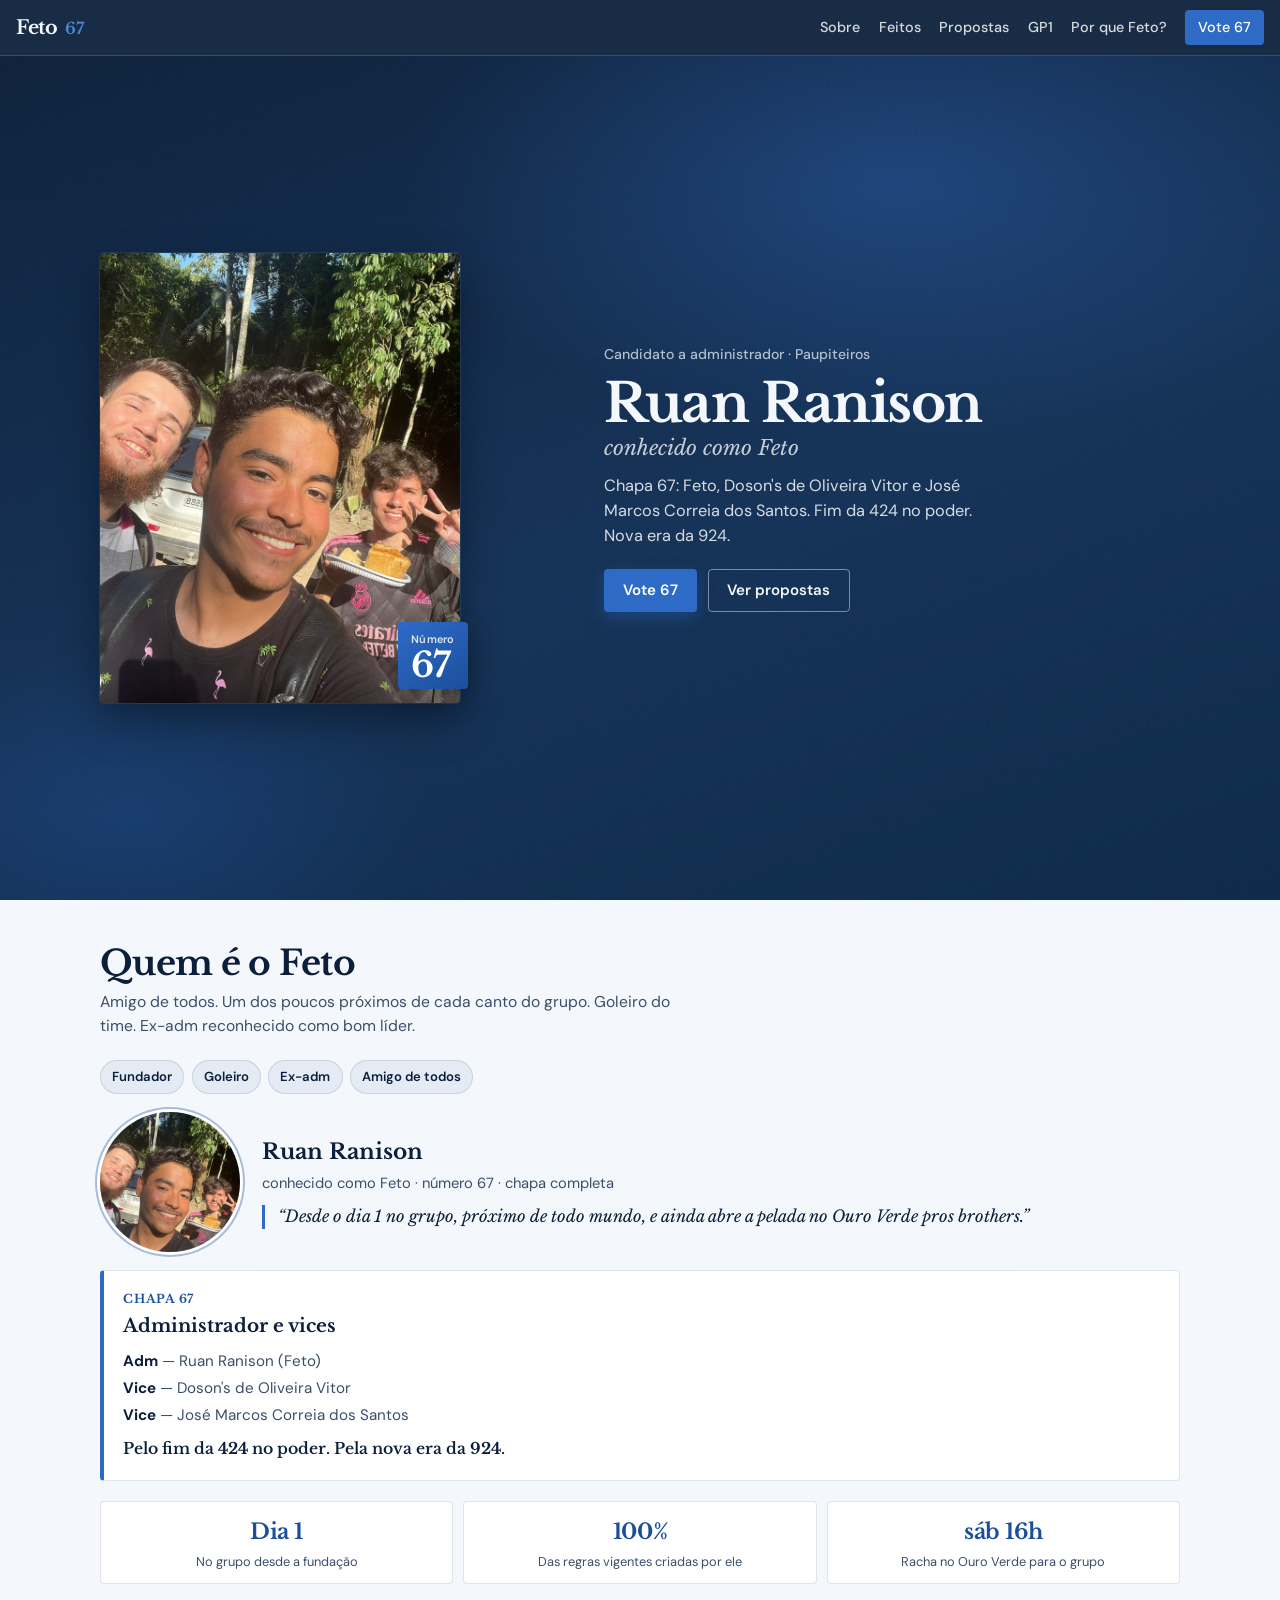
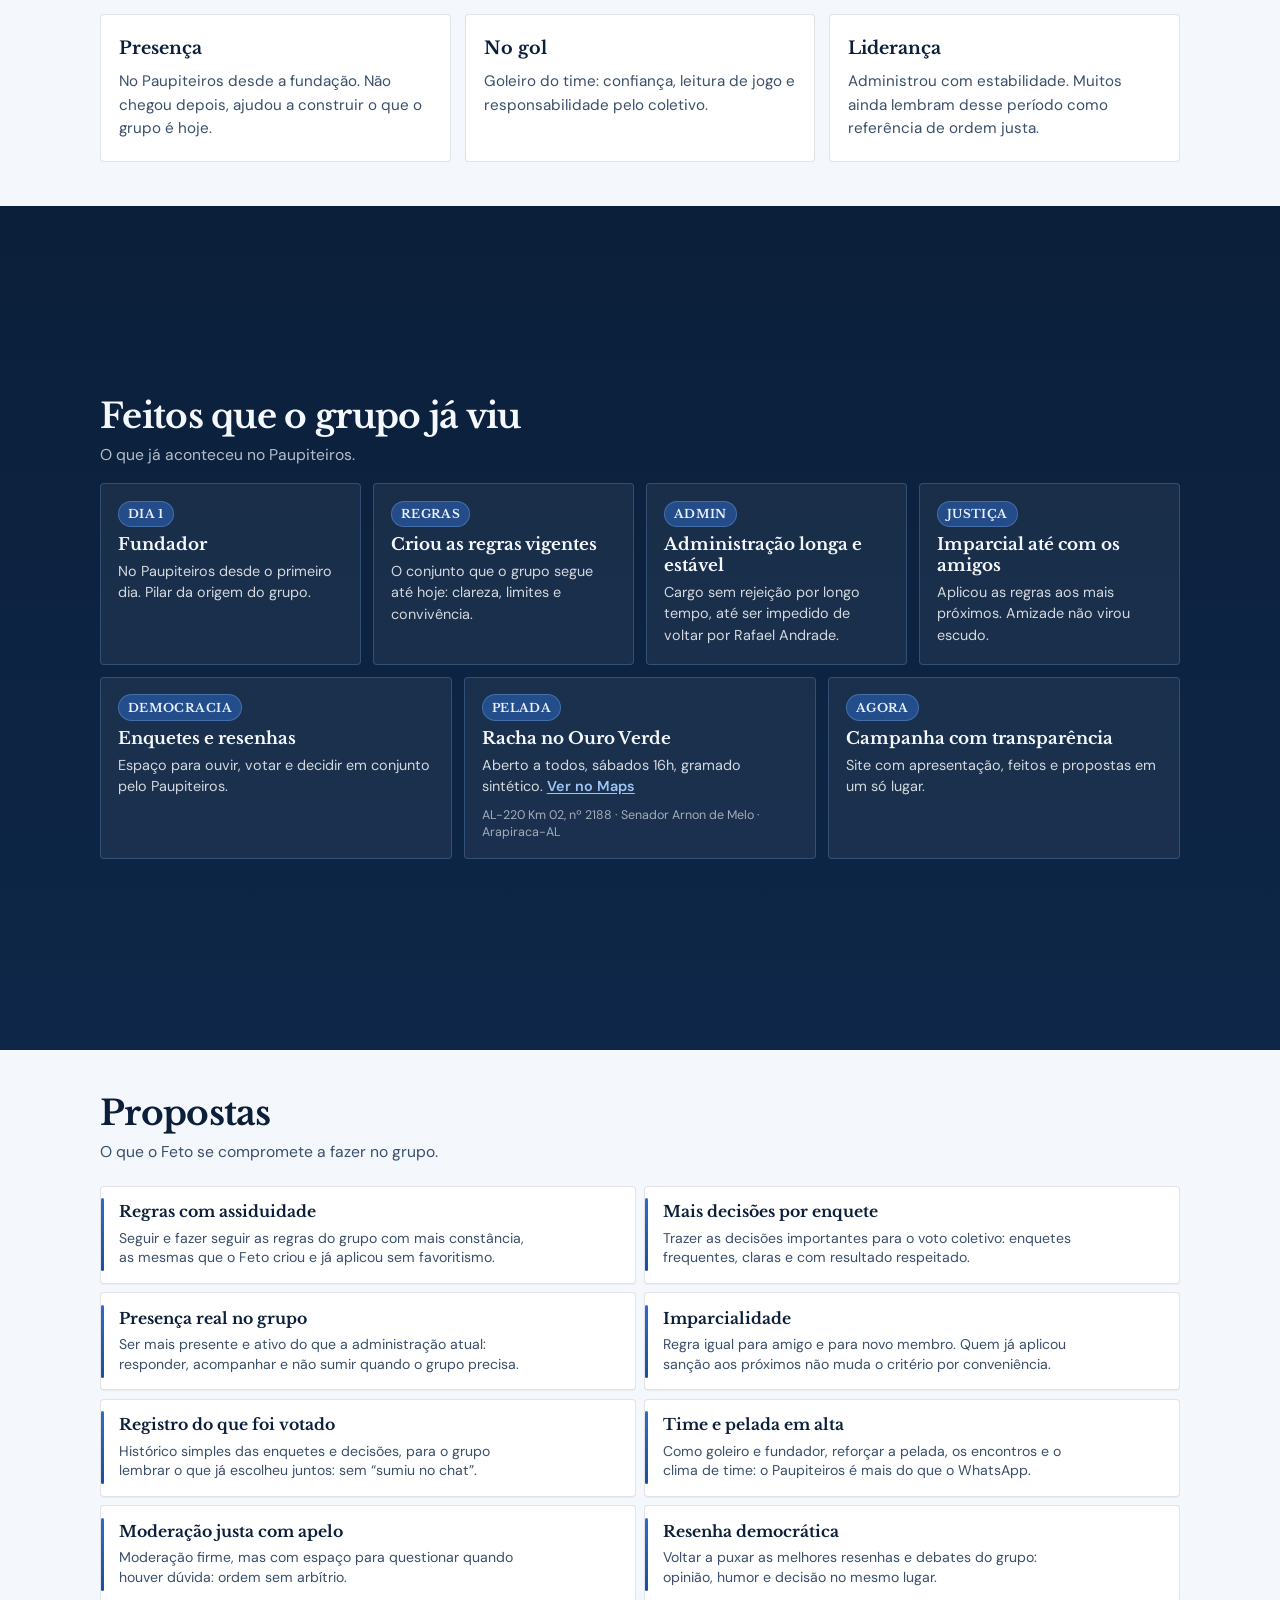
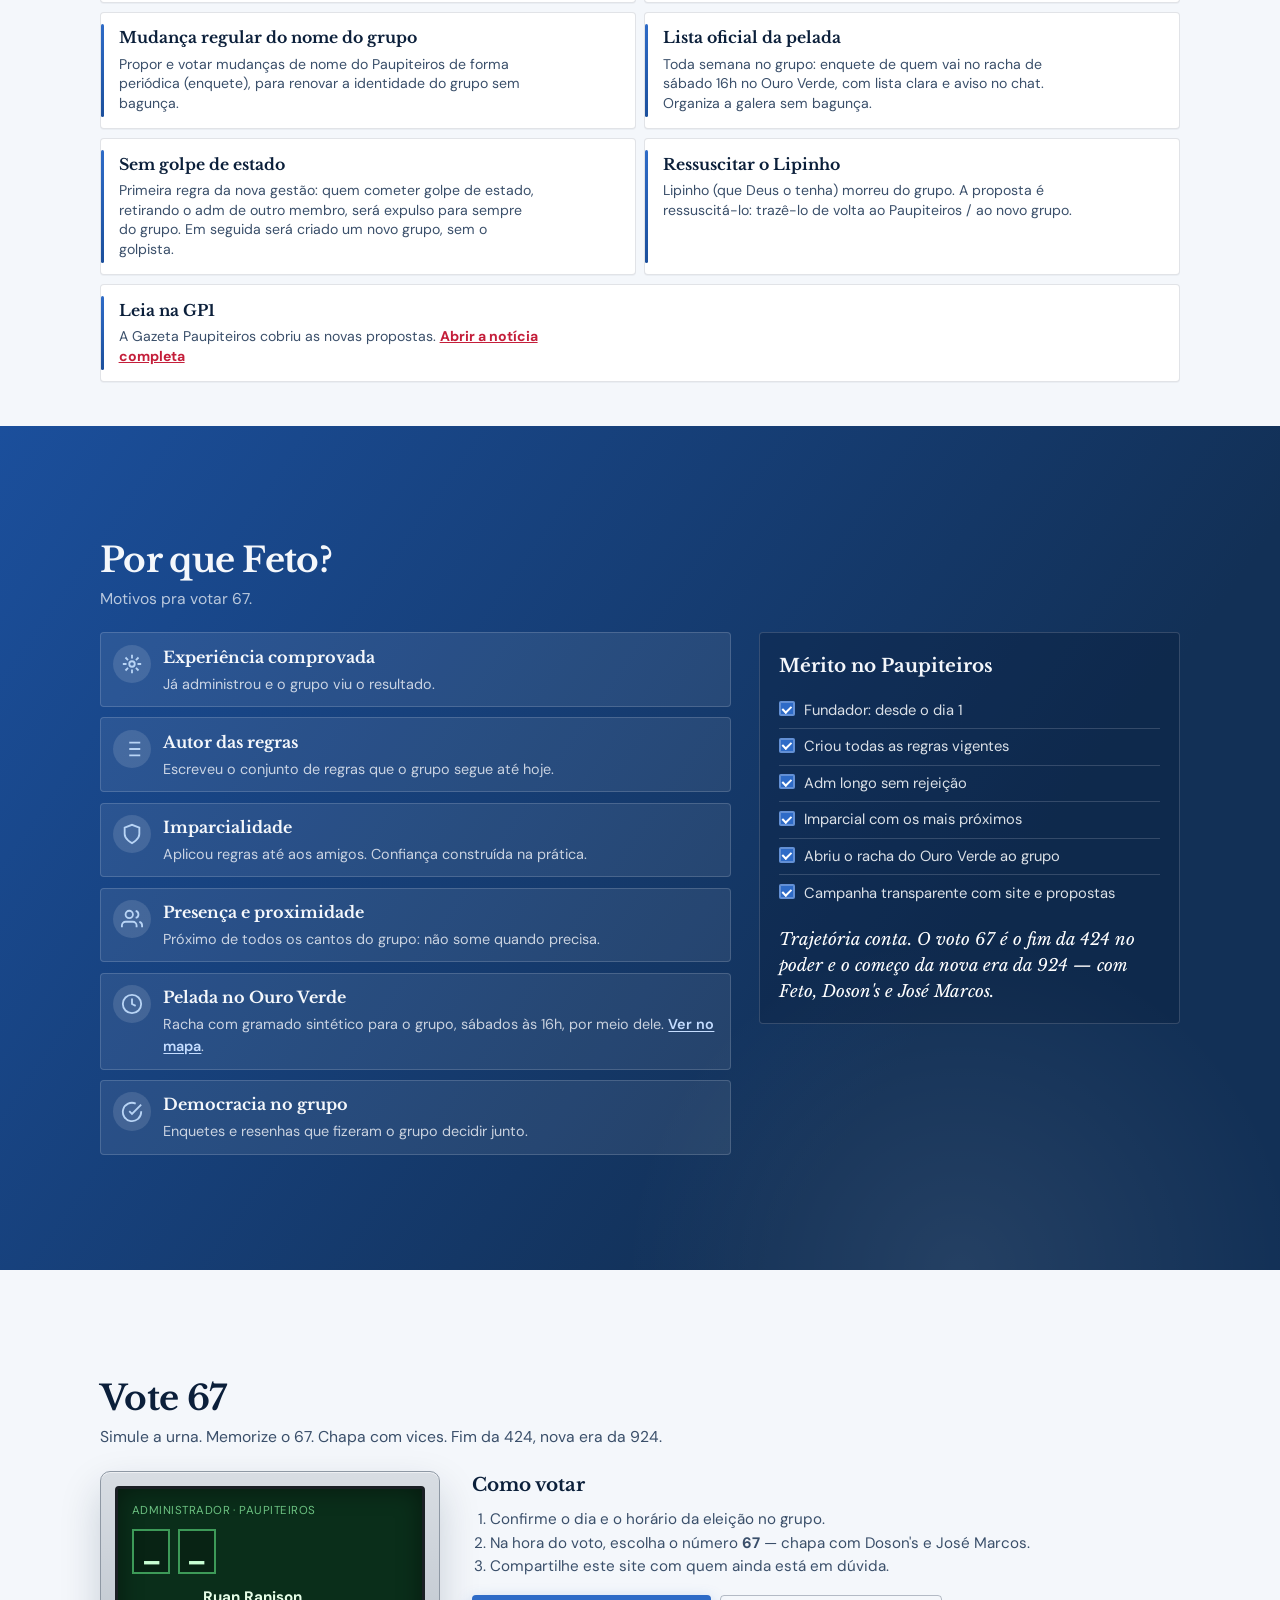
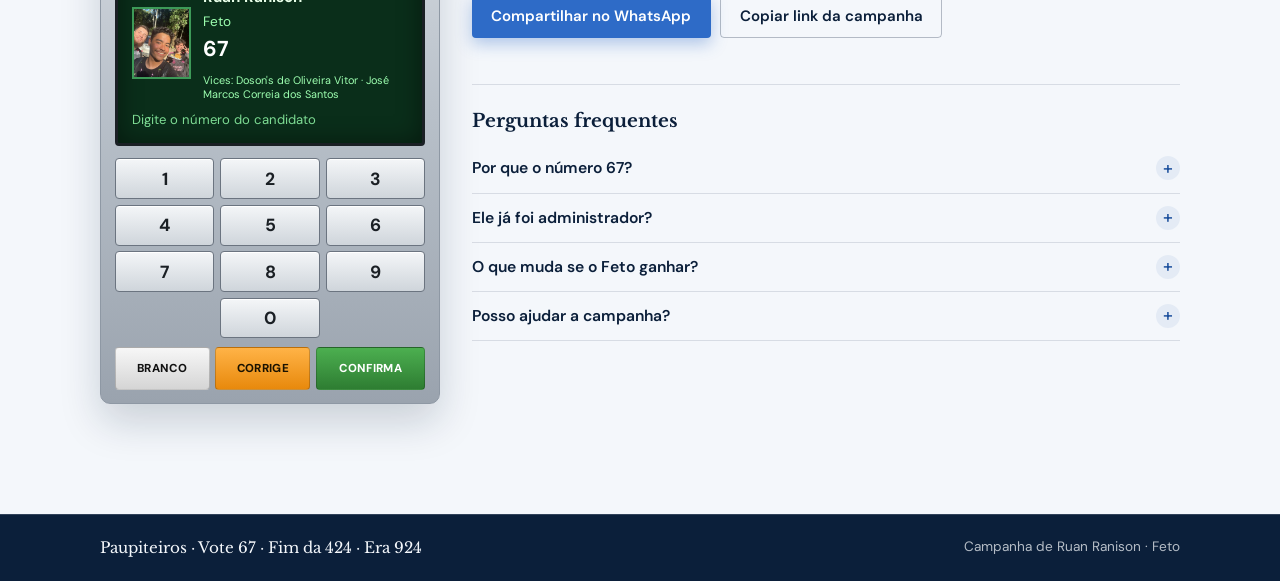
<file: index.html>
<!DOCTYPE html>
<html lang="pt-BR">
  <head>
    <meta charset="utf-8" />
    <meta name="viewport" content="width=device-width, initial-scale=1" />
    <meta name="theme-color" content="#0B1F3A" />
    <meta
      name="description"
      content="Ruan Ranison, o Feto: candidato a administrador do Paupiteiros. Número 67. Chapa com Doson's de Oliveira Vitor e José Marcos Correia dos Santos. Fim da 424, nova era da 924."
    />
    <meta property="og:title" content="Feto 67: Para administrador do Paupiteiros" />
    <meta
      property="og:description"
      content="Fim da 424 no poder. Nova era da 924. Vote 67 — Feto, com Doson's e José Marcos."
    />
    <meta property="og:type" content="website" />
    <meta
      property="og:url"
      content="https://ruanranison.github.io/feto-para-adm-paupiteiros-vote-67/"
    />
    <meta
      property="og:image"
      content="https://ruanranison.github.io/feto-para-adm-paupiteiros-vote-67/assets/feto.jpg"
    />
    <meta name="twitter:card" content="summary_large_image" />
    <title>Feto 67 · Paupiteiros</title>
    <link rel="preconnect" href="https://fonts.googleapis.com" />
    <link rel="preconnect" href="https://fonts.gstatic.com" crossorigin />
    <link
      href="https://fonts.googleapis.com/css2?family=DM+Sans:ital,opsz,wght@0,9..40,400;0,9..40,500;0,9..40,600;0,9..40,700;1,9..40,400&family=Libre+Baskerville:ital,wght@0,400;0,700;1,400&display=swap"
      rel="stylesheet"
    />
    <link rel="stylesheet" href="styles.css" />
    <link
      rel="icon"
      href="data:image/svg+xml,%3Csvg xmlns='http://www.w3.org/2000/svg' viewBox='0 0 32 32'%3E%3Crect width='32' height='32' fill='%230B1F3A'/%3E%3Ctext x='16' y='22' text-anchor='middle' fill='%23F7F9FC' font-size='14' font-family='Georgia,serif' font-weight='700'%3E67%3C/text%3E%3C/svg%3E"
    />
  </head>
  <body>
    <a class="skip" href="#conteudo">Ir ao conteúdo</a>

    <header class="nav" id="topo">
      <a class="nav__brand" href="#topo">
        <span class="nav__name">Feto</span>
        <span class="nav__num" aria-hidden="true">67</span>
      </a>
      <button
        class="nav__toggle"
        type="button"
        id="navToggle"
        aria-expanded="false"
        aria-controls="navMenu"
        aria-label="Abrir menu"
      >
        <span></span><span></span>
      </button>
      <nav class="nav__menu" id="navMenu" aria-label="Seções">
        <a href="#sobre">Sobre</a>
        <a href="#feitos">Feitos</a>
        <a href="#propostas">Propostas</a>
        <a href="noticia.html">GP1</a>
        <a href="#porque">Por que Feto?</a>
        <a href="#vote" class="nav__cta">Vote 67</a>
      </nav>
    </header>

    <main id="conteudo">
      <section class="hero" aria-labelledby="hero-title">
        <div class="hero__bg" aria-hidden="true"></div>
        <div class="hero__grid">
          <figure class="hero__portrait">
            <img
              src="assets/feto.jpg"
              alt="Feto com a chapa: Doson's de Oliveira Vitor e José Marcos Correia dos Santos"
              width="640"
              height="800"
              fetchpriority="high"
            />
            <figcaption class="hero__number" aria-label="Número eleitoral 67">
              <span class="hero__number-label">Número</span>
              <span class="hero__number-value">67</span>
            </figcaption>
          </figure>
          <div class="hero__copy">
            <p class="hero__office">Candidato a administrador · Paupiteiros</p>
            <h1 id="hero-title" class="hero__title">
              Ruan Ranison
              <span class="hero__aka">conhecido como Feto</span>
            </h1>
            <p class="hero__lead">
              Chapa&nbsp;67: Feto, Doson's de Oliveira Vitor e José Marcos Correia dos Santos.
              Fim da&nbsp;424 no poder. Nova era da&nbsp;924.
            </p>
            <div class="hero__actions">
              <a class="btn btn--primary" href="#vote">Vote 67</a>
              <a class="btn btn--ghost" href="#propostas">Ver propostas</a>
            </div>
          </div>
        </div>
      </section>

      <section class="section section--light" id="sobre" aria-labelledby="sobre-title">
        <div class="wrap">
          <div class="section__head">
            <h2 id="sobre-title">Quem é o Feto</h2>
            <p>
              Amigo de todos. Um dos poucos próximos de cada canto do grupo.
              Goleiro do time. Ex-adm reconhecido como bom líder.
            </p>
          </div>

          <div class="role-chips" aria-label="Papéis no grupo">
            <span>Fundador</span>
            <span>Goleiro</span>
            <span>Ex-adm</span>
            <span>Amigo de todos</span>
          </div>

          <div class="about-profile">
            <figure class="about-profile__photo">
              <img src="assets/feto.jpg" alt="Ruan Ranison, o Feto" width="280" height="280" loading="lazy" />
            </figure>
            <div class="about-profile__body">
              <p class="about-profile__name">Ruan Ranison</p>
              <p class="about-profile__aka">conhecido como Feto · número 67 · chapa completa</p>
              <blockquote class="about-quote">
                “Desde o dia 1 no grupo, próximo de todo mundo, e ainda abre a pelada no Ouro Verde pros brothers.”
              </blockquote>
            </div>
          </div>

          <div class="chapa" aria-label="Chapa 67">
            <p class="chapa__eyebrow">Chapa 67</p>
            <h3 class="chapa__title">Administrador e vices</h3>
            <ul class="chapa__list">
              <li><strong>Adm</strong> — Ruan Ranison (Feto)</li>
              <li><strong>Vice</strong> — Doson's de Oliveira Vitor</li>
              <li><strong>Vice</strong> — José Marcos Correia dos Santos</li>
            </ul>
            <p class="chapa__slogan">Pelo fim da <strong>424</strong> no poder. Pela nova era da <strong>924</strong>.</p>
          </div>

          <div class="stats" role="list">
            <div class="stats__item" role="listitem">
              <span class="stats__value">Dia 1</span>
              <span class="stats__label">No grupo desde a fundação</span>
            </div>
            <div class="stats__item" role="listitem">
              <span class="stats__value">100%</span>
              <span class="stats__label">Das regras vigentes criadas por ele</span>
            </div>
            <div class="stats__item" role="listitem">
              <span class="stats__value">sáb 16h</span>
              <span class="stats__label">Racha no Ouro Verde para o grupo</span>
            </div>
          </div>

          <div class="about-grid">
            <article class="about-block">
              <h3>Presença</h3>
              <p>
                No Paupiteiros desde a fundação. Não chegou depois, 
                ajudou a construir o que o grupo é hoje.
              </p>
            </article>
            <article class="about-block">
              <h3>No gol</h3>
              <p>
                Goleiro do time: confiança, leitura de jogo e
                responsabilidade pelo coletivo.
              </p>
            </article>
            <article class="about-block">
              <h3>Liderança</h3>
              <p>
                Administrou com estabilidade. Muitos ainda lembram desse
                período como referência de ordem justa.
              </p>
            </article>
          </div>
        </div>
      </section>

      <section class="section section--navy section--feitos" id="feitos" aria-labelledby="feitos-title">
        <div class="wrap">
          <div class="section__head section__head--light section__head--compact">
            <h2 id="feitos-title">Feitos que o grupo já viu</h2>
            <p>O que já aconteceu no Paupiteiros.</p>
          </div>
          <ol class="feitos">
            <li>
              <span class="feitos__tag">Dia 1</span>
              <h3>Fundador</h3>
              <p>No Paupiteiros desde o primeiro dia. Pilar da origem do grupo.</p>
            </li>
            <li>
              <span class="feitos__tag">Regras</span>
              <h3>Criou as regras vigentes</h3>
              <p>O conjunto que o grupo segue até hoje: clareza, limites e convivência.</p>
            </li>
            <li>
              <span class="feitos__tag">Admin</span>
              <h3>Administração longa e estável</h3>
              <p>Cargo sem rejeição por longo tempo, até ser impedido de voltar por Rafael Andrade.</p>
            </li>
            <li>
              <span class="feitos__tag">Justiça</span>
              <h3>Imparcial até com os amigos</h3>
              <p>Aplicou as regras aos mais próximos. Amizade não virou escudo.</p>
            </li>
            <li>
              <span class="feitos__tag">Democracia</span>
              <h3>Enquetes e resenhas</h3>
              <p>Espaço para ouvir, votar e decidir em conjunto pelo Paupiteiros.</p>
            </li>
            <li>
              <span class="feitos__tag">Pelada</span>
              <h3>Racha no Ouro Verde</h3>
              <p>
                Aberto a todos, sábados 16h, gramado sintético.
                <a href="https://maps.app.goo.gl/xrCuqiYwmXmye4Hv7" target="_blank" rel="noopener noreferrer">Ver no Maps</a>
              </p>
              <p class="feitos__addr">AL-220 Km 02, nº 2188 · Senador Arnon de Melo · Arapiraca-AL</p>
            </li>
            <li>
              <span class="feitos__tag">Agora</span>
              <h3>Campanha com transparência</h3>
              <p>Site com apresentação, feitos e propostas em um só lugar.</p>
            </li>
          </ol>
        </div>
      </section>

      <section class="section section--light" id="propostas" aria-labelledby="propostas-title">
        <div class="wrap">
          <div class="section__head">
            <h2 id="propostas-title">Propostas</h2>
            <p>O que o Feto se compromete a fazer no grupo.</p>
          </div>
          <ul class="proposals">
            <li>
              <span class="proposals__mark" aria-hidden="true"></span>
              <h3>Regras com assiduidade</h3>
              <p>
                Seguir e fazer seguir as regras do grupo com mais constância, 
                as mesmas que o Feto criou e já aplicou sem favoritismo.
              </p>
            </li>
            <li>
              <span class="proposals__mark" aria-hidden="true"></span>
              <h3>Mais decisões por enquete</h3>
              <p>
                Trazer as decisões importantes para o voto coletivo: enquetes
                frequentes, claras e com resultado respeitado.
              </p>
            </li>
            <li>
              <span class="proposals__mark" aria-hidden="true"></span>
              <h3>Presença real no grupo</h3>
              <p>
                Ser mais presente e ativo do que a administração atual:
                responder, acompanhar e não sumir quando o grupo precisa.
              </p>
            </li>
            <li>
              <span class="proposals__mark" aria-hidden="true"></span>
              <h3>Imparcialidade</h3>
              <p>
                Regra igual para amigo e para novo membro. Quem já aplicou
                sanção aos próximos não muda o critério por conveniência.
              </p>
            </li>
            <li>
              <span class="proposals__mark" aria-hidden="true"></span>
              <h3>Registro do que foi votado</h3>
              <p>
                Histórico simples das enquetes e decisões, para o grupo
                lembrar o que já escolheu juntos: sem “sumiu no chat”.
              </p>
            </li>
            <li>
              <span class="proposals__mark" aria-hidden="true"></span>
              <h3>Time e pelada em alta</h3>
              <p>
                Como goleiro e fundador, reforçar a pelada, os encontros e
                o clima de time: o Paupiteiros é mais do que o WhatsApp.
              </p>
            </li>
            <li>
              <span class="proposals__mark" aria-hidden="true"></span>
              <h3>Moderação justa com apelo</h3>
              <p>
                Moderação firme, mas com espaço para questionar quando houver
                dúvida: ordem sem arbítrio.
              </p>
            </li>
            <li>
              <span class="proposals__mark" aria-hidden="true"></span>
              <h3>Resenha democrática</h3>
              <p>
                Voltar a puxar as melhores resenhas e debates do grupo:
                opinião, humor e decisão no mesmo lugar.
              </p>
            </li>

            <li>
              <span class="proposals__mark" aria-hidden="true"></span>
              <h3>Mudança regular do nome do grupo</h3>
              <p>
                Propor e votar mudanças de nome do Paupiteiros de forma
                periódica (enquete), para renovar a identidade do grupo
                sem bagunça.
              </p>
            </li>

            <li>
              <span class="proposals__mark" aria-hidden="true"></span>
              <h3>Lista oficial da pelada</h3>
              <p>
                Toda semana no grupo: enquete de quem vai no racha de sábado 16h
                no Ouro Verde, com lista clara e aviso no chat. Organiza a galera
                sem bagunça.
              </p>
            </li>
            <li>
              <span class="proposals__mark" aria-hidden="true"></span>
              <h3>Sem golpe de estado</h3>
              <p>
                Primeira regra da nova gestão: quem cometer golpe de estado,
                retirando o adm de outro membro, será expulso para sempre do
                grupo. Em seguida será criado um novo grupo, sem o golpista.
              </p>
            </li>
            <li>
              <span class="proposals__mark" aria-hidden="true"></span>
              <h3>Ressuscitar o Lipinho</h3>
              <p>
                Lipinho (que Deus o tenha) morreu do grupo. A proposta é
                ressuscitá-lo: trazê-lo de volta ao Paupiteiros / ao novo grupo.
              </p>
            </li>
            <li class="proposals__news">
              <span class="proposals__mark" aria-hidden="true"></span>
              <h3>Leia na GP1</h3>
              <p>
                A Gazeta Paupiteiros cobriu as novas propostas.
                <a href="noticia.html">Abrir a notícia completa</a>
              </p>
            </li>

          </ul>
        </div>
      </section>

      <section class="section section--blue" id="porque" aria-labelledby="porque-title">
        <div class="wrap">
          <div class="section__head section__head--light">
            <h2 id="porque-title">Por que Feto?</h2>
            <p>Motivos pra votar 67.</p>
          </div>

          <div class="why-layout">
            <ul class="why-reasons">
              <li>
                <span class="why-ico" aria-hidden="true">
                  <svg viewBox="0 0 24 24" width="22" height="22" fill="none" stroke="currentColor" stroke-width="2"><path d="M12 2v4M12 18v4M4.9 4.9l2.8 2.8M16.3 16.3l2.8 2.8M2 12h4M18 12h4M4.9 19.1l2.8-2.8M16.3 7.7l2.8-2.8"/><circle cx="12" cy="12" r="3"/></svg>
                </span>
                <div>
                  <h3>Experiência comprovada</h3>
                  <p>Já administrou e o grupo viu o resultado.</p>
                </div>
              </li>
              <li>
                <span class="why-ico" aria-hidden="true">
                  <svg viewBox="0 0 24 24" width="22" height="22" fill="none" stroke="currentColor" stroke-width="2"><path d="M9 5h12M9 12h12M9 19h12M4 5h.01M4 12h.01M4 19h.01"/></svg>
                </span>
                <div>
                  <h3>Autor das regras</h3>
                  <p>Escreveu o conjunto de regras que o grupo segue até hoje.</p>
                </div>
              </li>
              <li>
                <span class="why-ico" aria-hidden="true">
                  <svg viewBox="0 0 24 24" width="22" height="22" fill="none" stroke="currentColor" stroke-width="2"><path d="M12 22s8-4 8-10V5l-8-3-8 3v7c0 6 8 10 8 10z"/></svg>
                </span>
                <div>
                  <h3>Imparcialidade</h3>
                  <p>Aplicou regras até aos amigos. Confiança construída na prática.</p>
                </div>
              </li>
              <li>
                <span class="why-ico" aria-hidden="true">
                  <svg viewBox="0 0 24 24" width="22" height="22" fill="none" stroke="currentColor" stroke-width="2"><path d="M17 21v-2a4 4 0 0 0-4-4H5a4 4 0 0 0-4 4v2"/><circle cx="9" cy="7" r="4"/><path d="M23 21v-2a4 4 0 0 0-3-3.87M16 3.13a4 4 0 0 1 0 7.75"/></svg>
                </span>
                <div>
                  <h3>Presença e proximidade</h3>
                  <p>Próximo de todos os cantos do grupo: não some quando precisa.</p>
                </div>
              </li>
              <li>
                <span class="why-ico" aria-hidden="true">
                  <svg viewBox="0 0 24 24" width="22" height="22" fill="none" stroke="currentColor" stroke-width="2"><circle cx="12" cy="12" r="10"/><path d="M12 6v6l4 2"/></svg>
                </span>
                <div>
                  <h3>Pelada no Ouro Verde</h3>
                  <p>Racha com gramado sintético para o grupo, sábados às 16h, por meio dele. <a href="https://maps.app.goo.gl/xrCuqiYwmXmye4Hv7" target="_blank" rel="noopener noreferrer">Ver no mapa</a>.</p>
                </div>
              </li>
              <li>
                <span class="why-ico" aria-hidden="true">
                  <svg viewBox="0 0 24 24" width="22" height="22" fill="none" stroke="currentColor" stroke-width="2"><path d="M22 11.08V12a10 10 0 1 1-5.93-9.14"/><path d="M22 4 12 14.01l-3-3"/></svg>
                </span>
                <div>
                  <h3>Democracia no grupo</h3>
                  <p>Enquetes e resenhas que fizeram o grupo decidir junto.</p>
                </div>
              </li>
            </ul>

            <aside class="why-merit">
              <h3>Mérito no Paupiteiros</h3>
              <ul class="why-check">
                <li>Fundador: desde o dia 1</li>
                <li>Criou todas as regras vigentes</li>
                <li>Adm longo sem rejeição</li>
                <li>Imparcial com os mais próximos</li>
                <li>Abriu o racha do Ouro Verde ao grupo</li>
                <li>Campanha transparente com site e propostas</li>
              </ul>
              <p class="why-copy__close">Trajetória conta. O voto 67 é o fim da 424 no poder e o começo da nova era da 924 — com Feto, Doson's e José Marcos.</p>
            </aside>
          </div>
        </div>
      </section>

      <section class="section section--light" id="vote" aria-labelledby="vote-title">
        <div class="wrap">
          <div class="section__head">
            <h2 id="vote-title">Vote 67</h2>
            <p>Simule a urna. Memorize o 67. Chapa com vices. Fim da 424, nova era da 924.</p>
          </div>

          <div class="vote-layout">
            <div class="urna" role="region" aria-label="Urna eletrônica da campanha Feto 67">
              <div class="urna__screen" aria-live="polite">
                <p class="urna__cargo">Administrador · Paupiteiros</p>
                <div class="urna__digits" id="urnaDigits">
                  <span class="urna__slot" data-i="0">_</span>
                  <span class="urna__slot" data-i="1">_</span>
                </div>
                <div class="urna__candidate" id="urnaCandidate" hidden>
                  <img src="assets/feto.jpg" alt="" width="96" height="96" />
                  <div>
                    <p class="urna__cand-name">Ruan Ranison</p>
                    <p class="urna__cand-aka">Feto</p>
                    <p class="urna__cand-num">67</p>
                    <p class="urna__vices">Vices: Doson's de Oliveira Vitor · José Marcos Correia dos Santos</p>
                  </div>
                </div>
                <p class="urna__msg" id="urnaMsg">Digite o número do candidato</p>
              </div>
              <div class="urna__keys">
                <div class="urna__pad" id="urnaPad">
                  <button type="button" data-key="1">1</button>
                  <button type="button" data-key="2">2</button>
                  <button type="button" data-key="3">3</button>
                  <button type="button" data-key="4">4</button>
                  <button type="button" data-key="5">5</button>
                  <button type="button" data-key="6">6</button>
                  <button type="button" data-key="7">7</button>
                  <button type="button" data-key="8">8</button>
                  <button type="button" data-key="9">9</button>
                  <button type="button" data-key="0" class="urna__zero">0</button>
                </div>
                <div class="urna__actions">
                  <button type="button" class="urna__btn urna__btn--branco" id="urnaBranco">Branco</button>
                  <button type="button" class="urna__btn urna__btn--corrige" id="urnaCorrige">Corrige</button>
                  <button type="button" class="urna__btn urna__btn--confirma" id="urnaConfirma">Confirma</button>
                </div>
              </div>
            </div>

            <div class="vote-side">
              <h3>Como votar</h3>
              <ol>
                <li>Confirme o dia e o horário da eleição no grupo.</li>
                <li>Na hora do voto, escolha o número <strong>67</strong> — chapa com Doson's e José Marcos.</li>
                <li>Compartilhe este site com quem ainda está em dúvida.</li>
              </ol>
              <div class="vote-panel__actions">
                <a class="btn btn--primary" id="shareWhatsApp" href="#" target="_blank" rel="noopener noreferrer">Compartilhar no WhatsApp</a>
                <button class="btn btn--ghost" type="button" id="copyLink">Copiar link da campanha</button>
              </div>
              <p class="vote-panel__toast" id="copyToast" role="status" aria-live="polite"></p>

              <div class="faq">
                <h3>Perguntas frequentes</h3>
                <details>
                  <summary>Por que o número 67?</summary>
                  <p>É o número oficial da campanha do Feto nesta eleição. Memorize: <strong>67</strong>. A chapa traz Doson's de Oliveira Vitor e José Marcos Correia dos Santos como vices. Fim da 424; nova era da 924.</p>
                </details>
                <details>
                  <summary>Ele já foi administrador?</summary>
                  <p>Sim. Administrou por longo tempo com boa aceitação, até ser impedido de reassumir. Agora disputa o cargo pelo voto.</p>
                </details>
                <details>
                  <summary>O que muda se o Feto ganhar?</summary>
                  <p>Regras com assiduidade, mais enquetes, presença real, imparcialidade e foco no time. Fim da 424 no poder; começa a nova era da 924 com a chapa 67.</p>
                </details>
                <details>
                  <summary>Posso ajudar a campanha?</summary>
                  <p>Sim: compartilhe o link, fale com os colegas do grupo e lembre o número <strong>67</strong> na hora do voto.</p>
                </details>
              </div>
            </div>
          </div>
        </div>
      </section>
    </main>


    <footer class="footer">
      <div class="wrap footer__inner">
        <p class="footer__brand">Paupiteiros · Vote 67 · Fim da 424 · Era 924</p>
        <p class="footer__meta">Campanha de Ruan Ranison · Feto</p>
      </div>
    </footer>

    <script src="app.js"></script>
  </body>
</html>
</file>
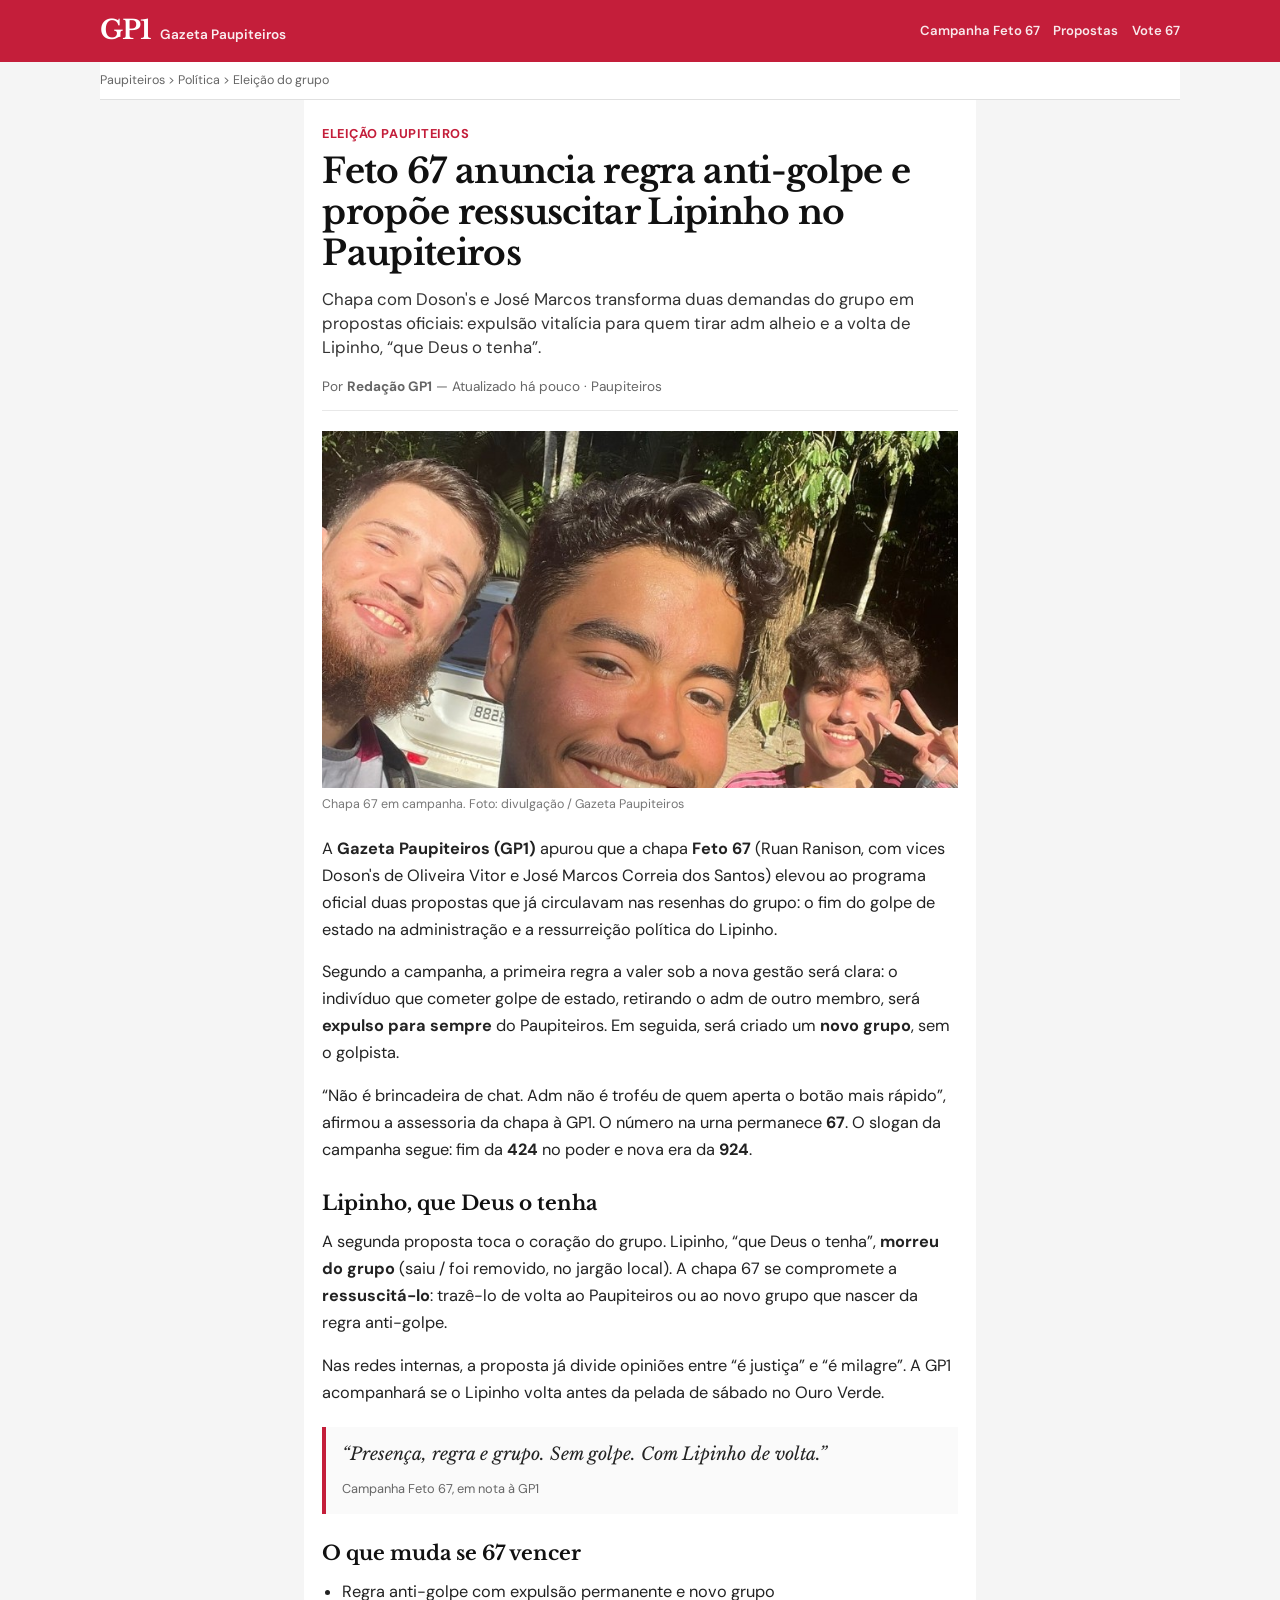
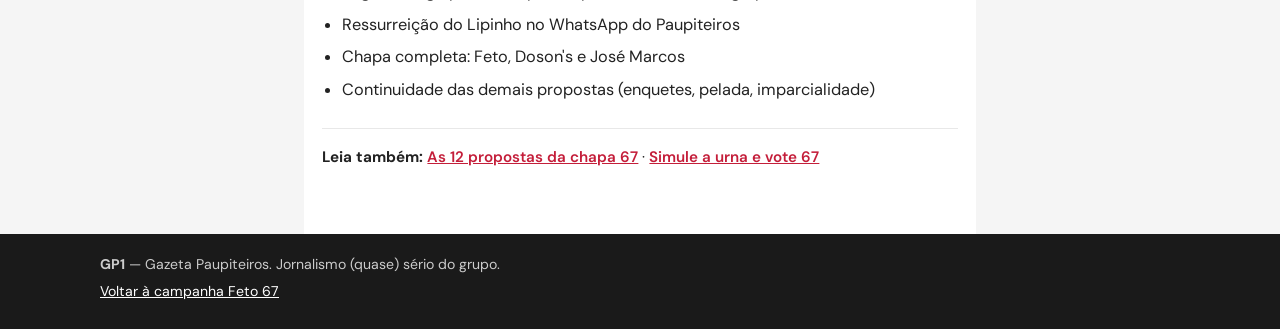
<file: noticia.html>
<!DOCTYPE html>
<html lang="pt-BR">
  <head>
    <meta charset="utf-8" />
    <meta name="viewport" content="width=device-width, initial-scale=1" />
    <meta name="theme-color" content="#c41e3a" />
    <meta
      name="description"
      content="GP1 Gazeta Paupiteiros: Feto 67 anuncia regra anti-golpe e proposta de ressuscitar Lipinho."
    />
    <title>GP1: Feto 67 propõe fim do golpe e volta do Lipinho</title>
    <link rel="preconnect" href="https://fonts.googleapis.com" />
    <link rel="preconnect" href="https://fonts.gstatic.com" crossorigin />
    <link
      href="https://fonts.googleapis.com/css2?family=DM+Sans:wght@400;500;600;700&family=Libre+Baskerville:wght@400;700&display=swap"
      rel="stylesheet"
    />
    <link rel="stylesheet" href="styles.css" />
  </head>
  <body class="gp1-page">
    <header class="gp1-top">
      <div class="gp1-top__inner wrap">
        <a class="gp1-logo" href="noticia.html" aria-label="GP1 Gazeta Paupiteiros">
          <span class="gp1-logo__mark">GP1</span>
          <span class="gp1-logo__name">Gazeta Paupiteiros</span>
        </a>
        <nav class="gp1-top__nav" aria-label="Voltar à campanha">
          <a href="index.html">Campanha Feto 67</a>
          <a href="index.html#propostas">Propostas</a>
          <a href="index.html#vote">Vote 67</a>
        </nav>
      </div>
    </header>

    <div class="gp1-rail wrap">
      <p class="gp1-rail__path">Paupiteiros &gt; Política &gt; Eleição do grupo</p>
    </div>

    <article class="gp1-article wrap" id="conteudo">
      <p class="gp1-kicker">Eleição Paupiteiros</p>
      <h1 class="gp1-headline">
        Feto 67 anuncia regra anti-golpe e propõe ressuscitar Lipinho no Paupiteiros
      </h1>
      <p class="gp1-deck">
        Chapa com Doson's e José Marcos transforma duas demandas do grupo em propostas oficiais:
        expulsão vitalícia para quem tirar adm alheio e a volta de Lipinho, “que Deus o tenha”.
      </p>
      <p class="gp1-meta">
        Por <strong>Redação GP1</strong> — Atualizado há pouco · Paupiteiros
      </p>

      <figure class="gp1-hero">
        <img
          src="assets/feto.jpg"
          alt="Chapa Feto 67 com vices na campanha"
          width="960"
          height="540"
        />
        <figcaption>
          Chapa 67 em campanha. Foto: divulgação / Gazeta Paupiteiros
        </figcaption>
      </figure>

      <div class="gp1-body">
        <p>
          A <strong>Gazeta Paupiteiros (GP1)</strong> apurou que a chapa <strong>Feto 67</strong>
          (Ruan Ranison, com vices Doson's de Oliveira Vitor e José Marcos Correia dos Santos)
          elevou ao programa oficial duas propostas que já circulavam nas resenhas do grupo:
          o fim do golpe de estado na administração e a ressurreição política do Lipinho.
        </p>
        <p>
          Segundo a campanha, a primeira regra a valer sob a nova gestão será clara: o indivíduo
          que cometer golpe de estado, retirando o adm de outro membro, será
          <strong>expulso para sempre</strong> do Paupiteiros. Em seguida, será criado um
          <strong>novo grupo</strong>, sem o golpista.
        </p>
        <p>
          “Não é brincadeira de chat. Adm não é troféu de quem aperta o botão mais rápido”,
          afirmou a assessoria da chapa à GP1. O número na urna permanece <strong>67</strong>.
          O slogan da campanha segue: fim da <strong>424</strong> no poder e nova era da
          <strong>924</strong>.
        </p>

        <h2>Lipinho, que Deus o tenha</h2>
        <p>
          A segunda proposta toca o coração do grupo. Lipinho, “que Deus o tenha”,
          <strong>morreu do grupo</strong> (saiu / foi removido, no jargão local). A chapa 67
          se compromete a <strong>ressuscitá-lo</strong>: trazê-lo de volta ao Paupiteiros
          ou ao novo grupo que nascer da regra anti-golpe.
        </p>
        <p>
          Nas redes internas, a proposta já divide opiniões entre “é justiça” e “é milagre”.
          A GP1 acompanhará se o Lipinho volta antes da pelada de sábado no Ouro Verde.
        </p>

        <blockquote>
          <p>
            “Presença, regra e grupo. Sem golpe. Com Lipinho de volta.”
          </p>
          <cite>Campanha Feto 67, em nota à GP1</cite>
        </blockquote>

        <h2>O que muda se 67 vencer</h2>
        <ul>
          <li>Regra anti-golpe com expulsão permanente e novo grupo</li>
          <li>Ressurreição do Lipinho no WhatsApp do Paupiteiros</li>
          <li>Chapa completa: Feto, Doson's e José Marcos</li>
          <li>Continuidade das demais propostas (enquetes, pelada, imparcialidade)</li>
        </ul>

        <p class="gp1-related">
          <strong>Leia também:</strong>
          <a href="index.html#propostas">As 12 propostas da chapa 67</a>
          ·
          <a href="index.html#vote">Simule a urna e vote 67</a>
        </p>
      </div>
    </article>

    <footer class="gp1-foot">
      <div class="wrap">
        <p><strong>GP1</strong> — Gazeta Paupiteiros. Jornalismo (quase) sério do grupo.</p>
        <p><a href="index.html">Voltar à campanha Feto 67</a></p>
      </div>
    </footer>
  </body>
</html>
</file>
<file: styles.css>
:root {
  --navy: #0b1f3a;
  --navy-mid: #123056;
  --blue: #1b4f9c;
  --blue-bright: #2e6bc7;
  --blue-soft: #4a86d4;
  --paper: #f4f7fb;
  --paper-muted: #e4ebf5;
  --ink: #0b1f3a;
  --ink-soft: #3a4f6a;
  --white: #ffffff;
  --line: rgba(11, 31, 58, 0.12);
  --line-light: rgba(247, 249, 252, 0.16);
  --font-display: "Libre Baskerville", Georgia, "Times New Roman", serif;
  --font-body: "DM Sans", system-ui, sans-serif;
  --wrap: min(1080px, calc(100% - 2rem));
  --radius: 4px;
  --nav-h: 3.5rem;
  --ease: cubic-bezier(0.22, 1, 0.36, 1);
}

*,
*::before,
*::after {
  box-sizing: border-box;
}

html {
  scroll-behavior: smooth;
  scroll-snap-type: y proximity;
}

@media (prefers-reduced-motion: reduce) {
  html {
    scroll-behavior: auto;
  }

  *,
  *::before,
  *::after {
    animation-duration: 0.01ms !important;
    animation-iteration-count: 1 !important;
    transition-duration: 0.01ms !important;
  }
}

body {
  margin: 0;
  font-family: var(--font-body);
  font-size: 1rem;
  line-height: 1.55;
  color: var(--ink);
  background: var(--paper);
  -webkit-font-smoothing: antialiased;
}

img {
  max-width: 100%;
  height: auto;
  display: block;
}

a {
  color: inherit;
}

.skip {
  position: absolute;
  left: -999px;
  top: 0;
  background: var(--white);
  color: var(--navy);
  padding: 0.65rem 0.9rem;
  z-index: 100;
}

.skip:focus {
  left: 0.75rem;
  top: 0.75rem;
}

.wrap {
  width: var(--wrap);
  margin-inline: auto;
}

.wrap--narrow {
  width: min(640px, calc(100% - 2rem));
}

/* Nav */
.nav {
  position: sticky;
  top: 0;
  z-index: 50;
  display: flex;
  align-items: center;
  justify-content: space-between;
  height: var(--nav-h);
  padding-inline: 1rem;
  background: rgba(11, 31, 58, 0.94);
  backdrop-filter: blur(12px);
  color: var(--paper);
  border-bottom: 1px solid var(--line-light);
}

.nav__brand {
  display: inline-flex;
  align-items: baseline;
  gap: 0.45rem;
  text-decoration: none;
  font-family: var(--font-display);
}

.nav__name {
  font-size: 1.2rem;
  font-weight: 700;
  letter-spacing: -0.02em;
}

.nav__num {
  font-size: 1rem;
  font-weight: 700;
  color: var(--blue-soft);
}

.nav__toggle {
  display: none;
  width: 2.35rem;
  height: 2.35rem;
  border: 1px solid var(--line-light);
  background: transparent;
  padding: 0;
  cursor: pointer;
  flex-direction: column;
  justify-content: center;
  align-items: center;
  gap: 5px;
}

.nav__toggle span {
  display: block;
  width: 1.05rem;
  height: 1.5px;
  background: var(--paper);
  transition: transform 0.25s var(--ease);
}

.nav.is-open .nav__toggle span:first-child {
  transform: translateY(3.25px) rotate(45deg);
}

.nav.is-open .nav__toggle span:last-child {
  transform: translateY(-3.25px) rotate(-45deg);
}

.nav__menu {
  display: flex;
  align-items: center;
  gap: 1.15rem;
}

.nav__menu a {
  text-decoration: none;
  font-size: 0.9rem;
  font-weight: 500;
  color: rgba(247, 249, 252, 0.86);
  transition: color 0.2s ease;
}

.nav__menu a:hover,
.nav__menu a:focus-visible {
  color: var(--white);
}

.nav__cta {
  padding: 0.4rem 0.8rem;
  background: var(--blue-bright);
  color: var(--white) !important;
  border-radius: var(--radius);
  transition: background 0.2s ease, transform 0.2s var(--ease);
}

.nav__cta:hover,
.nav__cta:focus-visible {
  background: var(--blue-soft);
  transform: translateY(-1px);
}

/* Hero — compact, photo first in DOM */
.hero {
  position: relative;
  display: flex;
  align-items: center;
  overflow: hidden;
  color: var(--paper);
  background: var(--navy);
  min-height: calc(100dvh - var(--nav-h));
  scroll-snap-align: start;
  scroll-margin-top: var(--nav-h);
}

.hero__bg {
  position: absolute;
  inset: 0;
  background:
    radial-gradient(ellipse 70% 55% at 70% 15%, rgba(46, 107, 199, 0.38), transparent 55%),
    radial-gradient(ellipse 45% 40% at 10% 90%, rgba(27, 79, 156, 0.35), transparent 50%),
    linear-gradient(160deg, var(--navy) 0%, var(--navy-mid) 55%, #0a2748 100%);
  pointer-events: none;
}

.hero__bg::after {
  content: "";
  position: absolute;
  inset: 0;
  opacity: 0.055;
  background-image: url("data:image/svg+xml,%3Csvg viewBox='0 0 200 200' xmlns='http://www.w3.org/2000/svg'%3E%3Cfilter id='n'%3E%3CfeTurbulence type='fractalNoise' baseFrequency='0.85' numOctaves='4' stitchTiles='stitch'/%3E%3C/filter%3E%3Crect width='100%25' height='100%25' filter='url(%23n)'/%3E%3C/svg%3E");
  background-size: 160px;
}

.hero__grid {
  position: relative;
  z-index: 1;
  width: var(--wrap);
  margin: 0 auto;
  display: grid;
  grid-template-columns: minmax(0, 0.9fr) minmax(0, 1.1fr);
  gap: 1.5rem 2rem;
  align-items: center;
  padding: 1rem 0;
}

.hero__office {
  margin: 0 0 0.55rem;
  font-size: 0.88rem;
  font-weight: 500;
  color: rgba(247, 249, 252, 0.7);
}

.hero__title {
  margin: 0;
  font-family: var(--font-display);
  font-size: clamp(2.1rem, 4.5vw, 3.35rem);
  font-weight: 700;
  line-height: 1.08;
  letter-spacing: -0.03em;
}

.hero__aka {
  display: block;
  margin-top: 0.25rem;
  font-size: clamp(1.05rem, 2vw, 1.3rem);
  font-weight: 400;
  font-style: italic;
  letter-spacing: 0;
  color: rgba(247, 249, 252, 0.78);
}

.hero__lead {
  margin: 0.85rem 0 0;
  max-width: 34ch;
  font-size: 1.02rem;
  line-height: 1.55;
  color: rgba(247, 249, 252, 0.86);
}

.hero__actions {
  display: flex;
  flex-wrap: wrap;
  gap: 0.65rem;
  margin-top: 1.25rem;
}

.hero__portrait {
  margin: 0;
  position: relative;
  width: 100%;
  max-width: 360px;
  justify-self: start;
}

.hero__portrait img {
  width: 100%;
  aspect-ratio: 4 / 5;
  object-fit: cover;
  object-position: 70% 28%;
  border-radius: var(--radius);
  box-shadow:
    0 0 0 1px rgba(255, 255, 255, 0.08),
    0 18px 40px rgba(0, 0, 0, 0.35);
  animation: heroIn 0.7s var(--ease) both;
}

.hero__number {
  position: absolute;
  right: -0.5rem;
  bottom: 0.85rem;
  display: flex;
  flex-direction: column;
  padding: 0.55rem 0.85rem 0.45rem;
  background: linear-gradient(145deg, var(--blue-bright), var(--blue));
  color: var(--white);
  border-radius: var(--radius);
  box-shadow: 0 10px 24px rgba(0, 0, 0, 0.28);
  animation: heroIn 0.8s 0.1s var(--ease) both;
}

.hero__number-label {
  font-size: 0.68rem;
  font-weight: 600;
  opacity: 0.85;
  letter-spacing: 0.02em;
}

.hero__number-value {
  font-family: var(--font-display);
  font-size: 2.15rem;
  font-weight: 700;
  line-height: 1;
  letter-spacing: -0.04em;
}

.hero__copy {
  animation: heroIn 0.7s 0.05s var(--ease) both;
}

@keyframes heroIn {
  from {
    opacity: 0;
    transform: translateY(12px);
  }
  to {
    opacity: 1;
    transform: translateY(0);
  }
}

/* Buttons */
.btn {
  display: inline-flex;
  align-items: center;
  justify-content: center;
  min-height: 2.55rem;
  padding: 0.55rem 1.15rem;
  border-radius: var(--radius);
  font-family: var(--font-body);
  font-size: 0.94rem;
  font-weight: 600;
  text-decoration: none;
  border: 1px solid transparent;
  cursor: pointer;
  transition:
    background 0.2s ease,
    color 0.2s ease,
    border-color 0.2s ease,
    transform 0.2s var(--ease),
    box-shadow 0.2s ease;
}

.btn:focus-visible {
  outline: 2px solid var(--blue-soft);
  outline-offset: 3px;
}

.btn--primary {
  background: var(--blue-bright);
  color: var(--white);
  box-shadow: 0 6px 16px rgba(46, 107, 199, 0.35);
}

.btn--primary:hover {
  background: var(--blue-soft);
  transform: translateY(-1px);
}

.btn--ghost {
  background: transparent;
  color: inherit;
  border-color: rgba(247, 249, 252, 0.45);
}

.btn--ghost:hover {
  background: rgba(255, 255, 255, 0.08);
  border-color: rgba(247, 249, 252, 0.7);
}

.section--light .btn--ghost {
  border-color: rgba(11, 31, 58, 0.28);
  color: var(--navy);
}

.section--light .btn--ghost:hover {
  background: var(--paper-muted);
}

/* Sections — tighter rhythm */
.section {
  display: flex;
  flex-direction: column;
  justify-content: center;
  padding: clamp(1.75rem, 3.5vw, 2.75rem) 0;
  min-height: calc(100dvh - var(--nav-h));
  scroll-snap-align: start;
  scroll-margin-top: var(--nav-h);
}

.section--light {
  background: var(--paper);
  color: var(--ink);
}

.section--navy {
  background: linear-gradient(180deg, var(--navy) 0%, #0e2748 100%);
  color: var(--paper);
}

.section--blue {
  position: relative;
  background: linear-gradient(125deg, var(--blue) 0%, var(--navy-mid) 72%);
  color: var(--paper);
  overflow: hidden;
}

.section--blue::before {
  content: "";
  position: absolute;
  inset: auto -10% -40% 40%;
  height: 80%;
  background: radial-gradient(circle, rgba(255, 255, 255, 0.08), transparent 60%);
  pointer-events: none;
}

.section__head {
  max-width: 36rem;
  margin-bottom: 1.35rem;
}

.section__head h2 {
  margin: 0 0 0.4rem;
  font-family: var(--font-display);
  font-size: clamp(1.55rem, 3vw, 2.15rem);
  font-weight: 700;
  line-height: 1.15;
  letter-spacing: -0.02em;
}

.section__head p {
  margin: 0;
  color: var(--ink-soft);
  font-size: 0.98rem;
}

.section__head--light p {
  color: rgba(247, 249, 252, 0.72);
}

/* About */
.about-grid {
  display: grid;
  grid-template-columns: repeat(3, 1fr);
  gap: 0.85rem;
  margin-top: 1.5rem;
  padding-top: 0.35rem;
  border-top: none;
}

.about-block {
  padding: 1.25rem 1.15rem;
  background: var(--white);
  border: 1px solid var(--line);
  border-radius: var(--radius);
  transition: border-color 0.2s ease, box-shadow 0.2s ease;
}

.about-block:hover {
  border-color: rgba(46, 107, 199, 0.35);
  box-shadow: 0 8px 20px rgba(11, 31, 58, 0.06);
}

.about-block:last-child {
  border-right: 1px solid var(--line);
  padding-right: 1.15rem;
}

.about-block h3 {
  margin: 0 0 0.5rem;
  font-family: var(--font-display);
  font-size: 1.1rem;
  font-weight: 700;
}

.about-block p {
  margin: 0;
  color: var(--ink-soft);
  font-size: 0.95rem;
  line-height: 1.55;
  max-width: 32ch;
}

/* Feitos � grid na viewport, tamanho intermedi�rio */
.section--feitos {
  justify-content: center;
  overflow: hidden;
}

.section__head--compact {
  margin-bottom: 1rem;
}

.feitos {
  list-style: none;
  margin: 0;
  padding: 0;
  display: grid;
  grid-template-columns: repeat(12, 1fr);
  gap: 0.75rem;
}

.feitos li {
  position: relative;
  grid-column: span 3;
  display: flex;
  flex-direction: column;
  gap: 0.4rem;
  min-height: 0;
  padding: 1.05rem 1.05rem 1.1rem;
  background: rgba(255, 255, 255, 0.055);
  border: 1px solid rgba(126, 176, 239, 0.25);
  border-radius: var(--radius);
  transition:
    background 0.2s ease,
    border-color 0.2s ease,
    transform 0.25s var(--ease);
}

.feitos li:hover {
  background: rgba(255, 255, 255, 0.095);
  border-color: rgba(126, 176, 239, 0.48);
  transform: translateY(-2px);
}

/* Segunda linha: 3 cards iguais (4+4+4) */
.feitos li:nth-child(n + 5) {
  grid-column: span 4;
}

.feitos__tag {
  display: inline-flex;
  align-self: start;
  align-items: center;
  padding: 0.2rem 0.55rem;
  font-family: var(--font-display);
  font-size: 0.74rem;
  font-weight: 700;
  letter-spacing: 0.04em;
  text-transform: uppercase;
  color: #e8f1ff;
  background: rgba(46, 107, 199, 0.5);
  border: 1px solid rgba(126, 176, 239, 0.35);
  border-radius: 999px;
}

.feitos h3 {
  margin: 0;
  font-family: var(--font-display);
  font-size: 1.05rem;
  font-weight: 700;
  line-height: 1.25;
}

.feitos p {
  margin: 0;
  font-size: 0.9rem;
  line-height: 1.48;
  color: rgba(247, 249, 252, 0.84);
}

.feitos a {
  color: #9ec5f5;
  font-weight: 600;
  text-decoration: underline;
  text-underline-offset: 0.15em;
}

.feitos a:hover,
.feitos a:focus-visible {
  color: #c5ddff;
}

.feitos__addr {
  margin-top: 0.2rem !important;
  font-size: 0.78rem !important;
  line-height: 1.35 !important;
  color: rgba(247, 249, 252, 0.62) !important;
}

/* Proposals */
.proposals {
  list-style: none;
  margin: 0;
  padding: 0;
  display: grid;
  grid-template-columns: repeat(2, 1fr);
  gap: 0.55rem;
}

.proposals li {
  position: relative;
  padding: 0.85rem 0.95rem 0.9rem 1.1rem;
  background: var(--white);
  border: 1px solid var(--line);
  border-radius: var(--radius);
  box-shadow: 0 1px 0 rgba(11, 31, 58, 0.04);
  transition:
    transform 0.25s var(--ease),
    box-shadow 0.25s var(--ease),
    border-color 0.2s ease;
}

.proposals li:hover {
  transform: translateY(-2px);
  border-color: rgba(46, 107, 199, 0.35);
  box-shadow: 0 12px 28px rgba(11, 31, 58, 0.08);
}

.proposals__mark {
  position: absolute;
  left: 0;
  top: 0.7rem;
  bottom: 0.7rem;
  width: 3px;
  border-radius: 2px;
  background: linear-gradient(180deg, var(--blue-bright), var(--blue));
}

.proposals h3 {
  margin: 0 0 0.25rem;
  font-family: var(--font-display);
  font-size: 0.98rem;
  font-weight: 700;
}

.proposals p {
  margin: 0;
  color: var(--ink-soft);
  font-size: 0.88rem;
  line-height: 1.4;
  max-width: 42ch;
}

.proposals__news {
  grid-column: 1 / -1;
  background: #fff5f5;
  border-color: rgba(196, 30, 58, 0.25);
}

.proposals__news a {
  color: #c41e3a;
  font-weight: 700;
}

/* Why */
.why-copy {
  position: relative;
  z-index: 1;
}

.why-copy p {
  margin: 0 0 0.9rem;
  font-size: 1.05rem;
  line-height: 1.6;
  color: rgba(247, 249, 252, 0.9);
}

.why-copy__close {
  margin-top: 1.15rem !important;
  margin-bottom: 0 !important;
  font-family: var(--font-display);
  font-size: 1.2rem !important;
  font-style: italic;
  font-weight: 400;
}

/* Vote */
.vote-panel {
  display: grid;
  grid-template-columns: 0.75fr 1.25fr;
  gap: 0;
  margin-bottom: 1.75rem;
  border: 1px solid var(--line);
  border-radius: var(--radius);
  overflow: hidden;
  background: var(--white);
  box-shadow: 0 10px 30px rgba(11, 31, 58, 0.06);
}

.vote-panel__num {
  display: flex;
  flex-direction: column;
  justify-content: center;
  align-items: center;
  text-align: center;
  padding: 1.75rem 1.25rem;
  background:
    radial-gradient(circle at 50% 20%, rgba(46, 107, 199, 0.45), transparent 55%),
    var(--navy);
  color: var(--paper);
}

.vote-panel__num p {
  margin: 0;
  font-size: 0.88rem;
  font-weight: 500;
  opacity: 0.8;
}

.vote-panel__big {
  font-family: var(--font-display) !important;
  font-size: clamp(3.75rem, 10vw, 5.25rem) !important;
  font-weight: 700 !important;
  line-height: 1 !important;
  letter-spacing: -0.04em;
  opacity: 1 !important;
  margin: 0.2rem 0 0.35rem !important;
  color: var(--white);
}

.vote-panel__steps {
  padding: 1.35rem 1.5rem 1.5rem;
}

.vote-panel__steps h3 {
  margin: 0 0 0.65rem;
  font-family: var(--font-display);
  font-size: 1.15rem;
}

.vote-panel__steps ol {
  margin: 0 0 1.1rem;
  padding-left: 1.15rem;
  color: var(--ink-soft);
  font-size: 0.95rem;
}

.vote-panel__steps li {
  margin-bottom: 0.3rem;
}

.vote-panel__actions {
  display: flex;
  flex-wrap: wrap;
  gap: 0.6rem;
}

.vote-panel__toast {
  min-height: 1.25em;
  margin: 0.65rem 0 0;
  font-size: 0.88rem;
  color: var(--blue);
  font-weight: 600;
}

.faq {
  border-top: 1px solid var(--line);
  padding-top: 1.35rem;
}

.faq h3 {
  margin: 0 0 0.65rem;
  font-family: var(--font-display);
  font-size: 1.15rem;
}

.faq details {
  border-bottom: 1px solid var(--line);
  padding: 0.75rem 0;
}

.faq summary {
  cursor: pointer;
  font-weight: 600;
  font-size: 0.98rem;
  list-style: none;
  display: flex;
  justify-content: space-between;
  gap: 1rem;
  align-items: center;
}

.faq summary::-webkit-details-marker {
  display: none;
}

.faq summary::after {
  content: "+";
  flex-shrink: 0;
  width: 1.5rem;
  height: 1.5rem;
  display: grid;
  place-items: center;
  border-radius: 50%;
  background: var(--paper-muted);
  color: var(--blue);
  font-weight: 500;
  font-size: 1.1rem;
  line-height: 1;
  transition: background 0.2s ease, transform 0.25s var(--ease);
}

.faq details[open] summary::after {
  content: "–";
  background: rgba(46, 107, 199, 0.12);
  transform: rotate(180deg);
}

.faq details p {
  margin: 0.55rem 0 0.15rem;
  color: var(--ink-soft);
  font-size: 0.94rem;
  max-width: 52ch;
}

/* Footer */
.footer {
  background: var(--navy);
  color: rgba(247, 249, 252, 0.72);
  padding: 1.35rem 0;
  border-top: 1px solid var(--line-light);
}

.footer__inner {
  display: flex;
  flex-wrap: wrap;
  justify-content: space-between;
  gap: 0.5rem 1.25rem;
}

.footer__brand {
  margin: 0;
  font-family: var(--font-display);
  font-size: 0.95rem;
  color: var(--paper);
}

.footer__meta {
  margin: 0;
  font-size: 0.85rem;
}


/* About enriched */
.role-chips {
  display: flex;
  flex-wrap: wrap;
  gap: 0.45rem;
  margin: 0 0 1.15rem;
}

.role-chips span {
  padding: 0.35rem 0.7rem;
  font-size: 0.82rem;
  font-weight: 600;
  color: var(--navy);
  background: var(--paper-muted);
  border: 1px solid var(--line);
  border-radius: 999px;
}

.about-profile {
  display: grid;
  grid-template-columns: 140px 1fr;
  gap: 1.15rem 1.35rem;
  align-items: center;
  margin-bottom: 1.15rem;
}

.about-profile__photo {
  margin: 0;
}

.about-profile__photo img {
  width: 140px;
  height: 140px;
  object-fit: cover;
  object-position: 70% 28%;
  border-radius: 50%;
  box-shadow: 0 0 0 3px var(--white), 0 0 0 5px rgba(27, 79, 156, 0.35);
}

.about-profile__name {
  margin: 0;
  font-family: var(--font-display);
  font-size: 1.35rem;
  font-weight: 700;
}

.about-profile__aka {
  margin: 0.2rem 0 0.65rem;
  color: var(--ink-soft);
  font-size: 0.92rem;
}

.chapa {
  margin: 0 0 1.25rem;
  padding: 1.15rem 1.2rem 1.2rem;
  background: var(--white);
  border: 1px solid var(--line);
  border-radius: var(--radius);
  border-left: 4px solid var(--blue-bright);
}

.chapa__eyebrow {
  margin: 0 0 0.25rem;
  font-family: var(--font-display);
  font-size: 0.75rem;
  font-weight: 700;
  letter-spacing: 0.06em;
  text-transform: uppercase;
  color: var(--blue);
}

.chapa__title {
  margin: 0 0 0.65rem;
  font-family: var(--font-display);
  font-size: 1.15rem;
  font-weight: 700;
}

.chapa__list {
  margin: 0 0 0.75rem;
  padding: 0;
  list-style: none;
  display: grid;
  gap: 0.35rem;
}

.chapa__list li {
  font-size: 0.95rem;
  color: var(--ink-soft);
  line-height: 1.4;
}

.chapa__list strong {
  color: var(--ink);
}

.chapa__slogan {
  margin: 0;
  font-family: var(--font-display);
  font-size: 0.98rem;
  font-weight: 600;
  line-height: 1.4;
  color: var(--navy);
}

.about-quote {
  margin: 0;
  padding-left: 0.85rem;
  border-left: 3px solid var(--blue-bright);
  font-family: var(--font-display);
  font-size: 1.02rem;
  font-style: italic;
  line-height: 1.45;
  color: var(--navy);
}

.stats {
  display: grid;
  grid-template-columns: repeat(3, 1fr);
  gap: 0.65rem;
  margin-bottom: 1.25rem;
}

.stats__item {
  padding: 0.85rem 0.9rem;
  background: var(--white);
  border: 1px solid var(--line);
  border-radius: var(--radius);
  text-align: center;
}

.stats__value {
  display: block;
  font-family: var(--font-display);
  font-size: 1.35rem;
  font-weight: 700;
  color: var(--blue);
  letter-spacing: -0.02em;
}

.stats__label {
  display: block;
  margin-top: 0.25rem;
  font-size: 0.8rem;
  color: var(--ink-soft);
  line-height: 1.35;
}

/* Why enriched */
.why-layout {
  display: grid;
  grid-template-columns: 1.2fr 0.8fr;
  gap: 1.25rem 1.75rem;
  align-items: start;
}

.why-reasons {
  list-style: none;
  margin: 0;
  padding: 0;
  display: grid;
  gap: 0.65rem;
}

.why-reasons li {
  display: grid;
  grid-template-columns: 2.4rem 1fr;
  gap: 0.75rem;
  align-items: start;
  padding: 0.7rem 0.75rem;
  background: rgba(255, 255, 255, 0.08);
  border: 1px solid var(--line-light);
  border-radius: var(--radius);
}

.why-ico {
  display: grid;
  place-items: center;
  width: 2.4rem;
  height: 2.4rem;
  border-radius: 50%;
  background: rgba(255, 255, 255, 0.12);
  color: #b8d4f5;
}

.why-reasons h3 {
  margin: 0 0 0.2rem;
  font-family: var(--font-display);
  font-size: 1rem;
  font-weight: 700;
}

.why-reasons p {
  margin: 0;
  font-size: 0.9rem;
  color: rgba(247, 249, 252, 0.78);
}

.why-reasons a {
  color: #c5ddff;
  font-weight: 600;
  text-decoration: underline;
  text-underline-offset: 0.15em;
}

.why-merit {
  padding: 1.15rem 1.2rem;
  background: rgba(11, 31, 58, 0.35);
  border: 1px solid var(--line-light);
  border-radius: var(--radius);
}

.why-merit h3 {
  margin: 0 0 0.75rem;
  font-family: var(--font-display);
  font-size: 1.15rem;
}

.why-check {
  list-style: none;
  margin: 0 0 1rem;
  padding: 0;
}

.why-check li {
  position: relative;
  padding: 0.4rem 0 0.4rem 1.55rem;
  font-size: 0.92rem;
  border-bottom: 1px solid var(--line-light);
  color: rgba(247, 249, 252, 0.88);
}

.why-check li:last-child {
  border-bottom: 0;
}

.why-check li::before {
  content: "";
  position: absolute;
  left: 0;
  top: 0.55rem;
  width: 0.95rem;
  height: 0.95rem;
  border-radius: 2px;
  background: var(--blue-bright);
  box-shadow: inset 0 0 0 2px rgba(255, 255, 255, 0.25);
}

.why-check li::after {
  content: "";
  position: absolute;
  left: 0.28rem;
  top: 0.72rem;
  width: 0.35rem;
  height: 0.55rem;
  border: solid #fff;
  border-width: 0 2px 2px 0;
  transform: rotate(45deg);
}

.why-merit .why-copy__close {
  margin: 0.85rem 0 0 !important;
  font-size: 1.05rem !important;
  color: #fff;
}

/* Vote layout + urn */
.vote-layout {
  display: grid;
  grid-template-columns: minmax(260px, 340px) 1fr;
  gap: 1.5rem 2rem;
  align-items: start;
}

.urna {
  background: linear-gradient(180deg, #d8dde3 0%, #b8c0c9 45%, #9aa3ae 100%);
  border-radius: 10px;
  padding: 0.85rem;
  box-shadow:
    0 1px 0 rgba(255, 255, 255, 0.55) inset,
    0 18px 40px rgba(11, 31, 58, 0.18);
  border: 1px solid #8e98a4;
}

.urna__screen {
  min-height: 210px;
  padding: 0.85rem 0.9rem;
  margin-bottom: 0.75rem;
  background: #0a2e1a;
  color: #9dffb0;
  border-radius: 4px;
  border: 3px solid #1a1f24;
  box-shadow: inset 0 0 24px rgba(0, 0, 0, 0.45);
  font-family: "DM Sans", ui-monospace, monospace;
}

.urna__cargo {
  margin: 0 0 0.55rem;
  font-size: 0.72rem;
  letter-spacing: 0.04em;
  text-transform: uppercase;
  opacity: 0.85;
  color: #7edc94;
}

.urna__digits {
  display: flex;
  gap: 0.45rem;
  margin-bottom: 0.75rem;
}

.urna__slot {
  display: grid;
  place-items: center;
  width: 2.4rem;
  height: 2.8rem;
  border: 2px solid #3d9a58;
  background: rgba(0, 0, 0, 0.25);
  font-size: 1.65rem;
  font-weight: 700;
  color: #c8ffd4;
}

.urna__candidate {
  display: flex;
  gap: 0.75rem;
  align-items: center;
  margin-bottom: 0.55rem;
}

.urna__candidate img {
  width: 72px;
  height: 72px;
  object-fit: cover;
  object-position: 70% 28%;
  border: 2px solid #3d9a58;
  background: #062214;
}

.urna__cand-name {
  margin: 0;
  font-size: 0.95rem;
  font-weight: 700;
  color: #e8ffe9;
}

.urna__cand-aka {
  margin: 0.1rem 0;
  font-size: 0.85rem;
  color: #9dffb0;
}

.urna__cand-num {
  margin: 0;
  font-size: 1.35rem;
  font-weight: 700;
  color: #fff;
}

.urna__vices {
  margin: 0.35rem 0 0;
  max-width: 16rem;
  font-size: 0.68rem;
  line-height: 1.3;
  color: #9dffb0;
}

.urna__msg {
  margin: 0.35rem 0 0;
  font-size: 0.82rem;
  color: #7edc94;
  min-height: 1.2em;
}

.urna__msg.is-ok {
  color: #c8ffd4;
  font-weight: 700;
}

.urna__keys {
  display: grid;
  gap: 0.55rem;
}

.urna__pad {
  display: grid;
  grid-template-columns: repeat(3, 1fr);
  gap: 0.35rem;
}

.urna__pad button {
  min-height: 2.55rem;
  border: 1px solid #6b7480;
  border-radius: 4px;
  background: linear-gradient(180deg, #f4f6f8, #cfd5db);
  font-family: var(--font-body);
  font-size: 1.1rem;
  font-weight: 700;
  color: #1a1f24;
  cursor: pointer;
  box-shadow: 0 1px 0 #fff inset;
}

.urna__pad button:active {
  transform: translateY(1px);
  background: #c5cbd2;
}

.urna__zero {
  grid-column: 2;
}

.urna__actions {
  display: grid;
  grid-template-columns: 1fr 1fr 1.15fr;
  gap: 0.35rem;
}

.urna__btn {
  min-height: 2.65rem;
  border: 1px solid rgba(0, 0, 0, 0.2);
  border-radius: 4px;
  font-family: var(--font-body);
  font-size: 0.72rem;
  font-weight: 800;
  letter-spacing: 0.03em;
  text-transform: uppercase;
  cursor: pointer;
  color: #111;
}

.urna__btn--branco {
  background: linear-gradient(180deg, #f7f7f7, #d5d5d5);
}

.urna__btn--corrige {
  background: linear-gradient(180deg, #ffb347, #e8890c);
  color: #1a1200;
}

.urna__btn--confirma {
  background: linear-gradient(180deg, #4caf50, #2e7d32);
  color: #fff;
}

.vote-side h3 {
  margin: 0 0 0.55rem;
  font-family: var(--font-display);
  font-size: 1.15rem;
}

.vote-side ol {
  margin: 0 0 1rem;
  padding-left: 1.15rem;
  color: var(--ink-soft);
  font-size: 0.95rem;
}

.vote-side .faq {
  margin-top: 1.15rem;
}


/* Mobile */
@media (max-width: 860px) {
  .nav__toggle {
    display: inline-flex;
  }

  .nav__menu {
    position: fixed;
    inset: var(--nav-h) 0 auto 0;
    display: none;
    flex-direction: column;
    align-items: stretch;
    gap: 0;
    padding: 0.35rem 0 0.85rem;
    background: rgba(11, 31, 58, 0.98);
    border-bottom: 1px solid var(--line-light);
  }

  .nav.is-open .nav__menu {
    display: flex;
  }

  .nav__menu a {
    padding: 0.75rem 1rem;
  }

  .nav__cta {
    margin: 0.35rem 1rem 0;
    text-align: center;
  }

  .hero__grid {
    grid-template-columns: 1fr;
    gap: 1rem;
    padding: 0.85rem 0 1.35rem;
  }

  .hero__portrait {
    max-width: none;
    width: min(100%, 320px);
    justify-self: center;
  }

  .hero__portrait img {
    aspect-ratio: 1 / 1;
    max-height: 42vh;
  }

  .hero__number {
    right: 0.5rem;
    bottom: 0.5rem;
  }

  .hero__number-value {
    font-size: 1.85rem;
  }

  .hero__copy {
    text-align: left;
  }

  .about-grid {
    grid-template-columns: 1fr;
  }

  .about-block {
    padding: 1.15rem 1rem;
  }

  .section--feitos {
    overflow: visible;
  }

  .feitos {
    grid-template-columns: repeat(2, 1fr);
    gap: 0.6rem;
  }

  .feitos li,
  .feitos li:nth-child(n + 5) {
    grid-column: auto;
    padding: 0.95rem 0.95rem 1rem;
  }

  .feitos li:last-child {
    grid-column: 1 / -1;
  }

  .proposals {
    grid-template-columns: 1fr;
    gap: 0.6rem;
  }

  .vote-panel {
    grid-template-columns: 1fr;
  }

  .vote-panel__steps {
    padding: 1.15rem;
  }

  .about-profile {
    grid-template-columns: 1fr;
    justify-items: center;
    text-align: center;
  }

  .about-quote {
    text-align: left;
  }

  .stats {
    grid-template-columns: 1fr;
  }

  .why-layout {
    grid-template-columns: 1fr;
  }

  .vote-layout {
    grid-template-columns: 1fr;
  }

  .urna {
    max-width: 340px;
    margin-inline: auto;
  }
}

@media (max-width: 480px) {
  .hero__actions {
    flex-direction: column;
    align-items: stretch;
  }

  .btn {
    width: 100%;
  }

  .vote-panel__actions {
    flex-direction: column;
  }

  .hero__portrait {
    width: 100%;
  }
}

/* GP1 — Gazeta Paupiteiros (paródia G1) */
.gp1-page {
  background: #f5f5f5;
  color: #1a1a1a;
  font-family: var(--font-body);
}

.gp1-top {
  background: #c41e3a;
  color: #fff;
}

.gp1-top__inner {
  display: flex;
  align-items: center;
  justify-content: space-between;
  gap: 1rem;
  min-height: 3.5rem;
  padding: 0.65rem 0;
}

.gp1-logo {
  display: flex;
  align-items: baseline;
  gap: 0.55rem;
  color: #fff;
  text-decoration: none;
}

.gp1-logo__mark {
  font-family: var(--font-display);
  font-size: 1.65rem;
  font-weight: 700;
  letter-spacing: -0.03em;
}

.gp1-logo__name {
  font-size: 0.85rem;
  font-weight: 600;
  opacity: 0.92;
}

.gp1-top__nav {
  display: flex;
  gap: 0.85rem;
  flex-wrap: wrap;
}

.gp1-top__nav a {
  color: #fff;
  font-size: 0.82rem;
  font-weight: 600;
  text-decoration: none;
  opacity: 0.9;
}

.gp1-top__nav a:hover {
  text-decoration: underline;
}

.gp1-rail {
  border-bottom: 1px solid #e0e0e0;
  background: #fff;
}

.gp1-rail__path {
  margin: 0;
  padding: 0.55rem 0;
  font-size: 0.78rem;
  color: #666;
}

.gp1-article {
  max-width: 42rem;
  margin: 0 auto;
  padding: 1.5rem 1.15rem 3rem;
  background: #fff;
}

.gp1-kicker {
  margin: 0 0 0.45rem;
  font-size: 0.8rem;
  font-weight: 700;
  letter-spacing: 0.04em;
  text-transform: uppercase;
  color: #c41e3a;
}

.gp1-headline {
  margin: 0 0 0.75rem;
  font-family: var(--font-display);
  font-size: clamp(1.55rem, 3.5vw, 2.15rem);
  font-weight: 700;
  line-height: 1.2;
  letter-spacing: -0.02em;
  color: #111;
}

.gp1-deck {
  margin: 0 0 1rem;
  font-size: 1.05rem;
  line-height: 1.45;
  color: #333;
}

.gp1-meta {
  margin: 0 0 1.25rem;
  padding-bottom: 0.85rem;
  border-bottom: 1px solid #e8e8e8;
  font-size: 0.85rem;
  color: #666;
}

.gp1-hero {
  margin: 0 0 1.35rem;
}

.gp1-hero img {
  display: block;
  width: 100%;
  height: auto;
  aspect-ratio: 16 / 9;
  object-fit: cover;
  object-position: 70% 35%;
  background: #ddd;
}

.gp1-hero figcaption {
  margin-top: 0.4rem;
  font-size: 0.78rem;
  color: #777;
}

.gp1-body p,
.gp1-body li {
  font-size: 1.02rem;
  line-height: 1.65;
  color: #222;
}

.gp1-body p {
  margin: 0 0 1rem;
}

.gp1-body h2 {
  margin: 1.5rem 0 0.65rem;
  font-family: var(--font-display);
  font-size: 1.25rem;
  color: #111;
}

.gp1-body ul {
  margin: 0 0 1.15rem;
  padding-left: 1.2rem;
}

.gp1-body li {
  margin-bottom: 0.35rem;
}

.gp1-body blockquote {
  margin: 1.25rem 0;
  padding: 0.85rem 1rem;
  border-left: 4px solid #c41e3a;
  background: #fafafa;
}

.gp1-body blockquote p {
  margin: 0 0 0.4rem;
  font-family: var(--font-display);
  font-size: 1.1rem;
  font-style: italic;
}

.gp1-body cite {
  font-size: 0.8rem;
  color: #666;
  font-style: normal;
}

.gp1-related {
  margin-top: 1.5rem !important;
  padding-top: 1rem;
  border-top: 1px solid #e8e8e8;
  font-size: 0.95rem !important;
}

.gp1-related a {
  color: #c41e3a;
  font-weight: 600;
}

.gp1-foot {
  background: #1a1a1a;
  color: #ccc;
  padding: 1.25rem 0;
  font-size: 0.88rem;
}

.gp1-foot a {
  color: #fff;
}

.gp1-foot p {
  margin: 0 0 0.35rem;
}

@media (max-width: 640px) {
  .gp1-top__inner {
    flex-direction: column;
    align-items: flex-start;
  }
}
</file>
